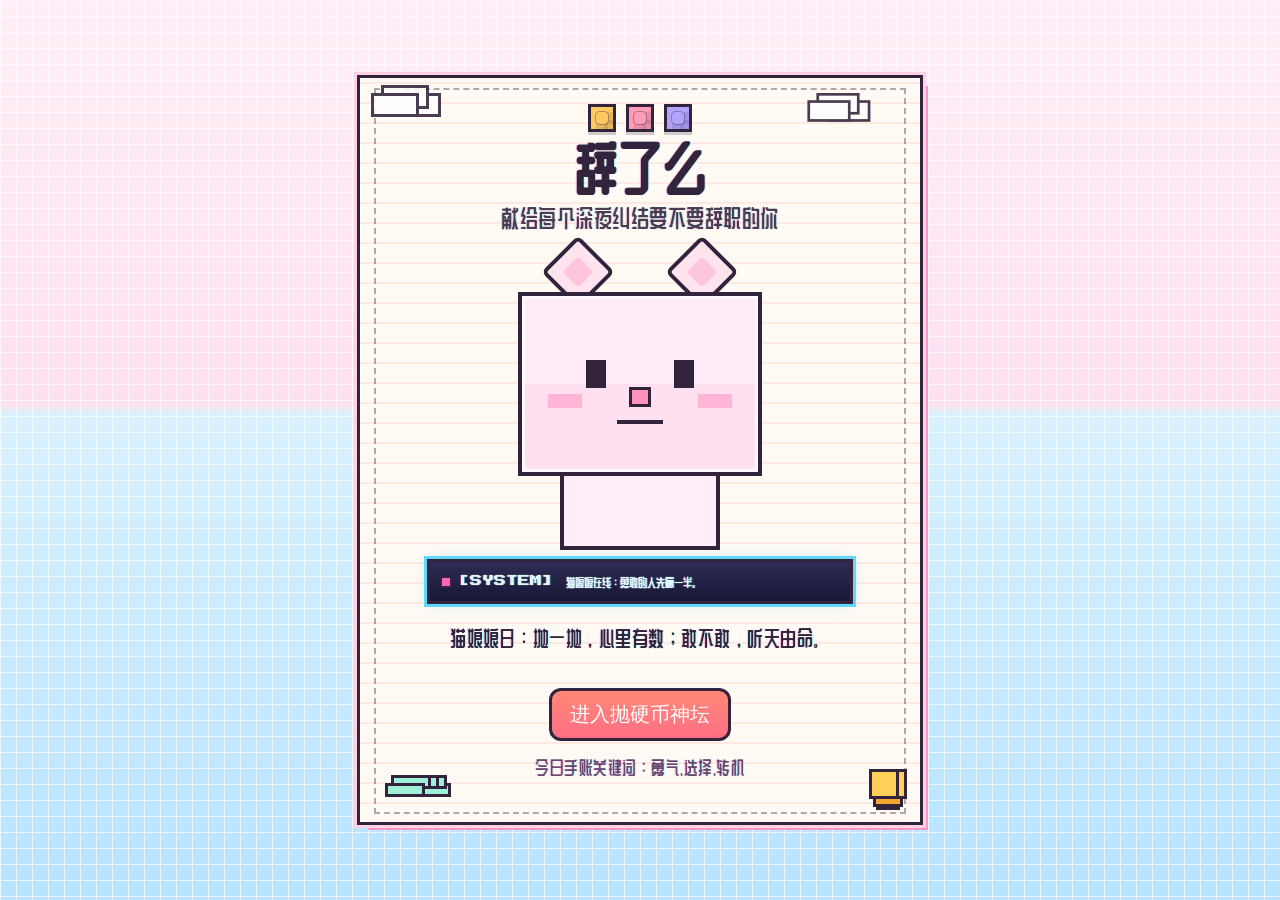
<file: index.html>
<!doctype html>
<html lang="zh-CN">
<head>
  <meta charset="UTF-8">
  <meta name="viewport" content="width=device-width, initial-scale=1.0">
  <title>辞了么 - 守护神猫娘娘</title>
  <link rel="stylesheet" href="styles.css">
</head>
<body class="page-home">
  <main class="container">
    <section class="card intro-card">
      <div class="pixel-cloud cloud-a" aria-hidden="true"></div>
      <div class="pixel-cloud cloud-b" aria-hidden="true"></div>
      <div class="sticker-row">
        <span class="bead-icon bead-star" aria-hidden="true"></span>
        <span class="bead-icon bead-heart" aria-hidden="true"></span>
        <span class="bead-icon bead-dice" aria-hidden="true"></span>
      </div>
      <h1>辞了么</h1>
      <p class="subtitle">献给每个深夜纠结要不要辞职的你</p>

      <div class="cat-wrap" aria-label="守护神拼豆形象猫娘娘">
        <div class="cat-ears">
          <span class="ear ear-left"></span>
          <span class="ear ear-right"></span>
        </div>
        <div class="cat-face">
          <span class="eye eye-left"></span>
          <span class="eye eye-right"></span>
          <span class="nose"></span>
          <span class="mouth"></span>
          <span class="blush blush-left"></span>
          <span class="blush blush-right"></span>
        </div>
        <div class="cat-body"></div>
      </div>
      <div class="pixel-bell" aria-hidden="true"></div>
      <div class="pixel-fishbone" aria-hidden="true"></div>

      <div class="pixel-dialog">[SYSTEM] 猫娘娘在线：勇敢的人先赢一半。</div>
      <p class="blessing">猫娘娘曰：抛一抛，心里有数；敢不敢，听天由命。</p>
      <a class="btn primary" href="coin.html">进入抛硬币神坛</a>
      <p class="paper-note">今日手账关键词：勇气、选择、转机</p>
    </section>
  </main>
</body>
</html>
</file>
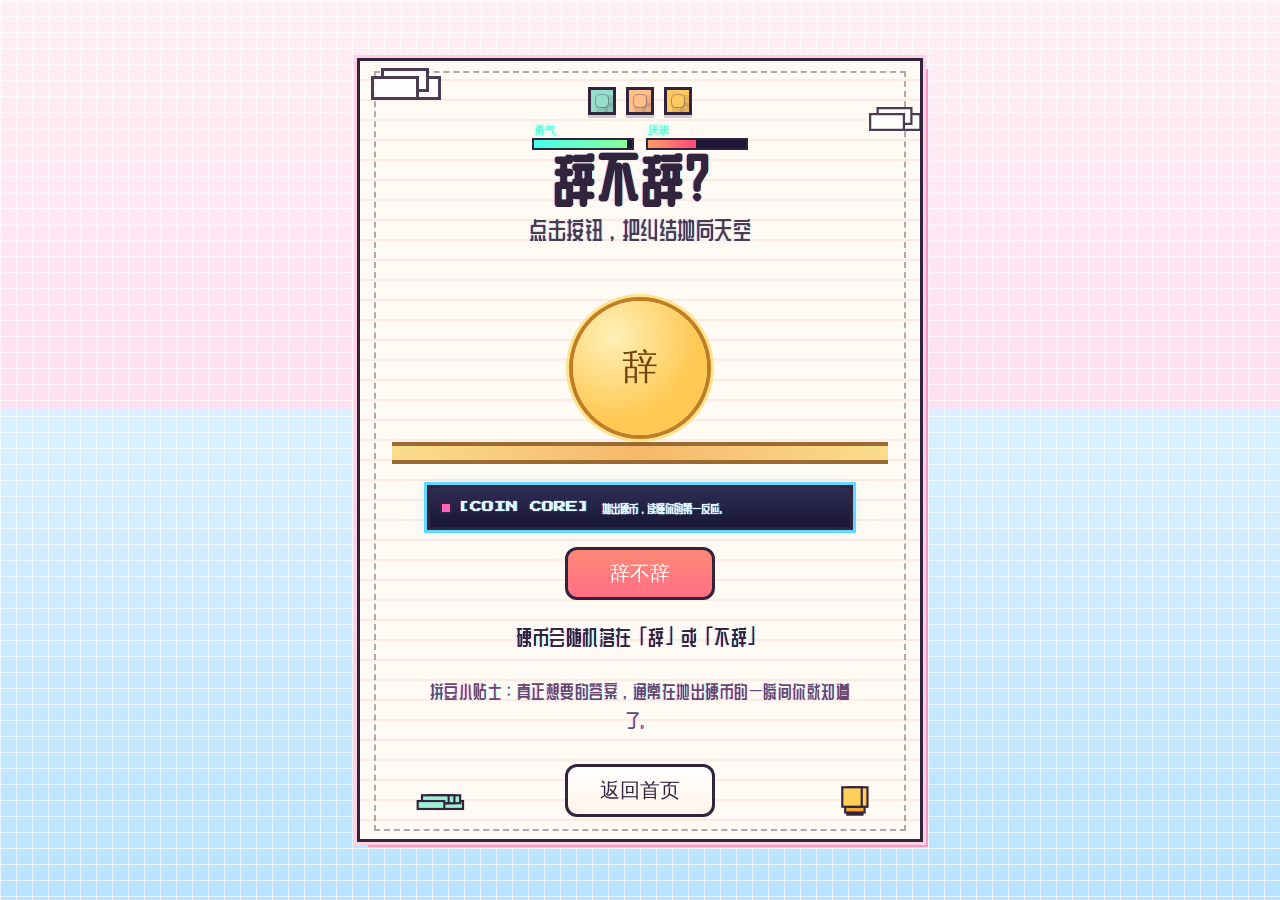
<file: coin.html>
<!doctype html>
<html lang="zh-CN">
<head>
  <meta charset="UTF-8">
  <meta name="viewport" content="width=device-width, initial-scale=1.0">
  <title>辞了么 - 抛硬币</title>
  <link rel="stylesheet" href="styles.css">
</head>
<body class="page-coin">
  <main class="container">
    <section class="card coin-card">
      <div class="pixel-cloud cloud-a" aria-hidden="true"></div>
      <div class="pixel-cloud cloud-c" aria-hidden="true"></div>
      <div class="sticker-row">
        <span class="bead-icon bead-spark" aria-hidden="true"></span>
        <span class="bead-icon bead-coin" aria-hidden="true"></span>
        <span class="bead-icon bead-star" aria-hidden="true"></span>
      </div>
      <div class="hud">
        <div class="hud-item">
          <span class="hud-label">勇气</span>
          <div class="hud-bar"><span class="hud-fill" id="hudCourage"></span></div>
        </div>
        <div class="hud-item">
          <span class="hud-label">厌班</span>
          <div class="hud-bar"><span class="hud-fill hud-burn" id="hudBurnout"></span></div>
        </div>
      </div>
      <h1>辞不辞？</h1>
      <p class="subtitle">点击按钮，把纠结抛向天空</p>

      <div class="coin-stage">
        <div class="coin" id="coin" aria-label="决定命运的硬币">
          <div class="coin-face front">辞</div>
          <div class="coin-face back">不辞</div>
          <div class="coin-edge"></div>
          <div class="coin-particles" id="coinParticles" aria-hidden="true">
            <span class="particle p1"></span>
            <span class="particle p2"></span>
            <span class="particle p3"></span>
            <span class="particle p4"></span>
            <span class="particle p5"></span>
          </div>
        </div>
      </div>
      <div class="pixel-fishbone mini" aria-hidden="true"></div>
      <div class="pixel-bell mini" aria-hidden="true"></div>

      <div class="pixel-dialog">[COIN CORE] 抛出硬币，读懂你的第一反应。</div>
      <button class="btn primary" id="flipBtn" type="button">辞不辞</button>
      <p class="tip">硬币会随机落在「辞」或「不辞」</p>
      <p class="paper-note">拼豆小贴士：真正想要的答案，通常在抛出硬币的一瞬间你就知道了。</p>
      <a class="btn ghost" href="index.html">返回首页</a>
    </section>
  </main>
  <script src="app.js"></script>
</body>
</html>
</file>
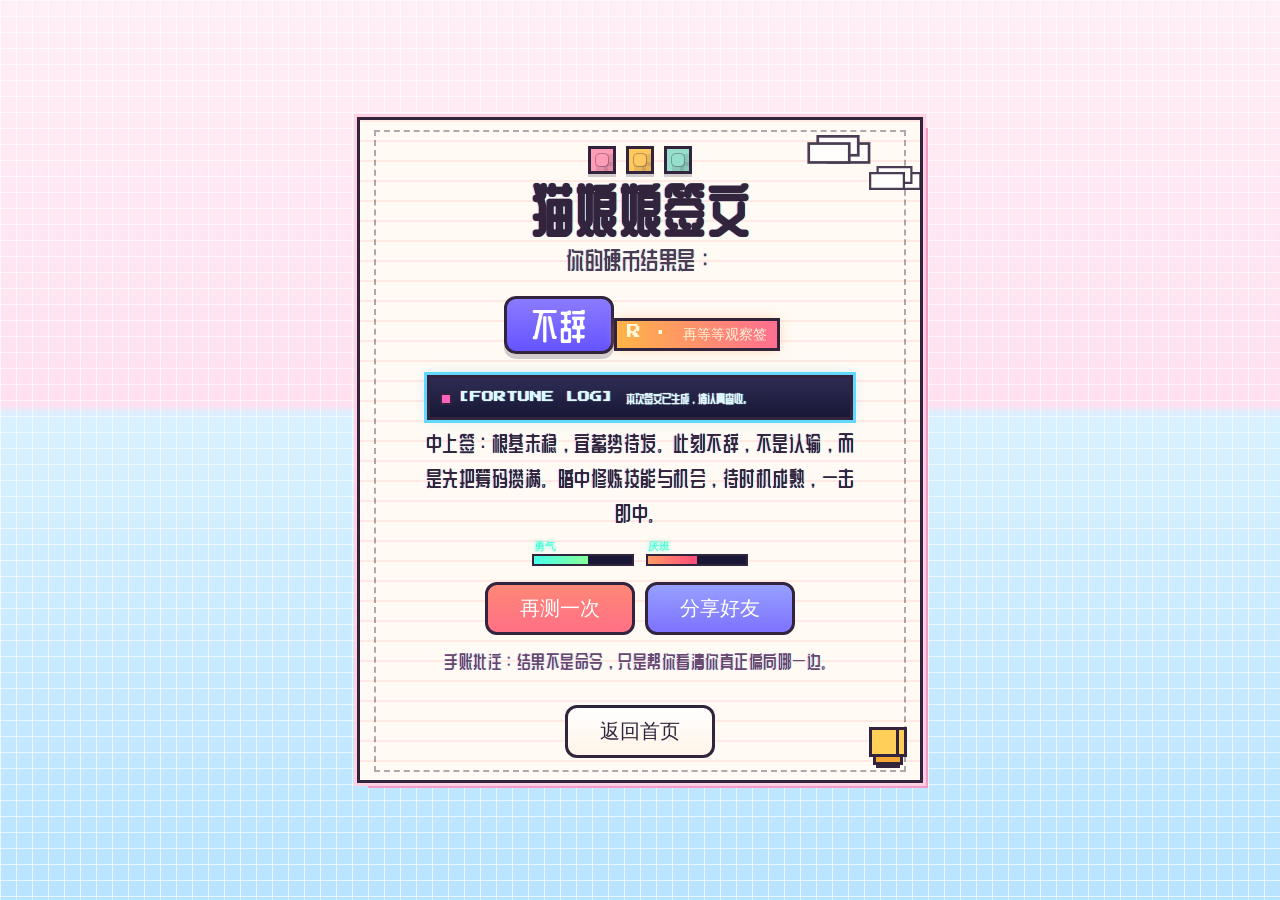
<file: result.html>
<!doctype html>
<html lang="zh-CN">
<head>
  <meta charset="UTF-8">
  <meta name="viewport" content="width=device-width, initial-scale=1.0">
  <title>辞了么 - 结果签文</title>
  <link rel="stylesheet" href="styles.css">
</head>
<body class="page-result">
  <main class="container">
    <section class="card result-card">
      <div class="pixel-cloud cloud-b" aria-hidden="true"></div>
      <div class="pixel-cloud cloud-c" aria-hidden="true"></div>
      <div class="sticker-row">
        <span class="bead-icon bead-heart" aria-hidden="true"></span>
        <span class="bead-icon bead-star" aria-hidden="true"></span>
        <span class="bead-icon bead-spark" aria-hidden="true"></span>
      </div>
      <h1>猫娘娘签文</h1>
      <p class="subtitle">你的硬币结果是：</p>

      <p class="result-badge" id="resultBadge">--</p>
      <p class="grade-badge" id="gradeBadge">--</p>
      <div class="pixel-dialog">[FORTUNE LOG] 本次签文已生成，请认真查收。</div>
      <p class="fortune" id="fortuneText">签文加载中...</p>

      <div class="hud">
        <div class="hud-item">
          <span class="hud-label">勇气</span>
          <div class="hud-bar"><span class="hud-fill" id="hudCourageResult"></span></div>
        </div>
        <div class="hud-item">
          <span class="hud-label">厌班</span>
          <div class="hud-bar"><span class="hud-fill hud-burn" id="hudBurnoutResult"></span></div>
        </div>
      </div>

      <div class="btn-row">
        <a class="btn primary" href="coin.html">再测一次</a>
        <button class="btn secondary" id="shareBtn" type="button">分享好友</button>
      </div>

      <p class="paper-note">手账批注：结果不是命令，只是帮你看清你真正偏向哪一边。</p>
      <div class="pixel-bell" aria-hidden="true"></div>
      <a class="btn ghost" href="index.html">返回首页</a>
    </section>
  </main>
  <script src="app.js"></script>
</body>
</html>
</file>
<file: styles.css>
@import url("https://fonts.googleapis.com/css2?family=Press+Start+2P&family=ZCOOL+QingKe+HuangYou&display=swap");

:root {
  --ink: #32243d;
  --paper: #fffaf4;
  --paper-line: #ffd8d1;
  --bead-pink: #ff9cb6;
  --bead-peach: #ffbf8a;
  --bead-lilac: #b2a3ff;
  --bead-mint: #96dfcc;
  --bead-gold: #ffc95f;
}

* {
  box-sizing: border-box;
}

body {
  margin: 0;
  min-height: 100vh;
  color: var(--ink);
  font-family: "ZCOOL QingKe HuangYou", "Microsoft YaHei", sans-serif;
  image-rendering: pixelated;
  background-color: #fde6f0;
  background-image:
    linear-gradient(90deg, rgba(255, 255, 255, 0.65) 1px, transparent 1px),
    linear-gradient(rgba(255, 255, 255, 0.65) 1px, transparent 1px),
    linear-gradient(180deg, #ffeff6 0, #ffe0f0 45%, #d9f1ff 46%, #b8e3ff 100%);
  background-size: 16px 16px, 16px 16px, 100% 100%;
}

.container {
  min-height: 100vh;
  display: grid;
  place-items: center;
  padding: 22px;
}

.card {
  width: min(94vw, 560px);
  background-color: var(--paper);
  background-image:
    repeating-linear-gradient(
      0deg,
      transparent 0,
      transparent 18px,
      var(--paper-line) 19px,
      transparent 20px
    );
  border: 0;
  padding: 24px 22px 22px;
  text-align: center;
  position: relative;
  box-shadow:
    0 0 0 3px var(--ink),
    0 0 0 6px #ffd1e3,
    8px 8px 0 #f799c4;
}

.card::before {
  content: "";
  position: absolute;
  inset: 10px 14px 8px;
  border: 2px dashed rgba(50, 36, 61, 0.38);
  pointer-events: none;
}

h1 {
  margin: 2px 0 10px;
  font-size: clamp(38px, 7vw, 56px);
  line-height: 1;
  text-shadow: 2px 2px 0 #fff;
}

.subtitle {
  margin: 0 0 16px;
  font-size: clamp(19px, 3.8vw, 24px);
  opacity: 0.88;
}

.sticker-row {
  display: flex;
  justify-content: center;
  gap: 10px;
  margin: 2px 0 8px;
}

.bead-icon {
  width: 28px;
  height: 28px;
  border-radius: 8px;
  border: 3px solid var(--ink);
  display: inline-block;
  position: relative;
  box-shadow: 0 3px 0 rgba(50, 36, 61, 0.22);
}

.bead-icon::before {
  content: "";
  position: absolute;
  inset: 5px;
  border-radius: 4px;
  box-shadow:
    0 0 0 1px rgba(50, 36, 61, 0.35),
    8px 0 0 0 rgba(50, 36, 61, 0.12),
    0 8px 0 0 rgba(50, 36, 61, 0.12),
    8px 8px 0 0 rgba(50, 36, 61, 0.12);
}

.bead-star { background: var(--bead-gold); }
.bead-heart { background: var(--bead-pink); }
.bead-dice { background: var(--bead-lilac); }
.bead-spark { background: var(--bead-mint); }
.bead-coin { background: var(--bead-peach); }

.btn {
  display: inline-block;
  min-width: 150px;
  border: 3px solid var(--ink);
  border-radius: 12px;
  padding: 10px 18px;
  font-family: "Press Start 2P", system-ui, -apple-system, BlinkMacSystemFont, "Segoe UI", sans-serif;
  font-size: 20px;
  font-weight: 400;
  text-decoration: none;
  cursor: pointer;
  margin-top: 10px;
  transition: transform 0.14s ease;
}

.btn:hover { transform: translateY(-2px) rotate(-1deg); }
.btn:active { transform: translateY(0); }

.btn.primary {
  color: #fff;
  background: linear-gradient(180deg, #ff8876, #ff6f86);
}

.btn.secondary {
  color: #fff;
  background: linear-gradient(180deg, #96a0ff, #7f72ff);
}

.btn.ghost {
  color: var(--ink);
  background: linear-gradient(180deg, #fff 0%, #fff4e8 100%);
}

.cat-wrap {
  width: 236px;
  margin: 2px auto 16px;
  position: relative;
  image-rendering: pixelated;
}

.cat-ears {
  position: relative;
  height: 52px;
}

.ear {
  position: absolute;
  width: 52px;
  height: 52px;
  top: 0;
  background: #ffe4ef;
  border: 4px solid var(--ink);
  transform: rotate(45deg);
  border-radius: 6px;
}

.ear::after {
  content: "";
  position: absolute;
  inset: 11px;
  background: #ffc6db;
  border-radius: 4px;
}

.ear-left { left: 30px; }
.ear-right { right: 30px; }

.cat-face {
  position: relative;
  width: 236px;
  height: 176px;
  background: #ffeef7;
  border: 0;
  margin-top: -2px;
  box-shadow:
    0 0 0 4px var(--ink),
    inset 0 0 0 3px #fff8fc;
  background-image:
    linear-gradient(#ffeaf5 50%, #ffe0f1 50%),
    linear-gradient(90deg, rgba(255, 255, 255, 0.4) 1px, transparent 1px);
  background-size: 100% 100%, 6px 6px;
}

.eye {
  position: absolute;
  top: 64px;
  width: 20px;
  height: 28px;
  background: var(--ink);
}

.eye-left { left: 64px; }
.eye-right { right: 64px; }

.nose {
  position: absolute;
  top: 94px;
  left: 50%;
  width: 16px;
  height: 14px;
  background: #ff93b9;
  transform: translateX(-50%);
  box-shadow:
    0 0 0 3px var(--ink),
    3px 3px 0 rgba(255, 160, 196, 0.7);
}

.mouth {
  position: absolute;
  top: 112px;
  left: 50%;
  width: 46px;
  height: 16px;
  transform: translateX(-50%);
  border-bottom: 4px solid var(--ink);
}

.blush {
  position: absolute;
  top: 98px;
  width: 34px;
  height: 14px;
  background: rgba(255, 129, 178, 0.45);
}

.blush-left { left: 26px; }
.blush-right { right: 26px; }

.cat-body {
  width: 152px;
  height: 82px;
  margin: -8px auto 0;
  border: 0;
  background: #ffeef7;
  box-shadow:
    0 -4px 0 var(--ink),
    0 0 0 4px var(--ink);
}

.blessing,
.tip,
.fortune,
.paper-note {
  margin-left: auto;
  margin-right: auto;
  line-height: 1.65;
}

.blessing,
.tip,
.fortune { font-size: 21px; }

.paper-note {
  font-size: 18px;
  max-width: 430px;
  color: #694770;
  margin-top: 12px;
}

.coin-stage {
  height: 220px;
  perspective: 1100px;
  display: grid;
  place-items: center;
  margin-top: 2px;
  position: relative;
}

.coin-stage::before {
  content: "";
  position: absolute;
  inset: auto 10px 18px;
  height: 14px;
  background:
    linear-gradient(90deg, #f9dd8a 0, #f6b86b 50%, #f9dd8a 100%);
  box-shadow:
    0 -4px 0 #9b6a32,
    0 4px 0 #9b6a32;
}

.coin {
  width: 134px;
  height: 134px;
  position: relative;
  transform-style: preserve-3d;
  transform: translateY(0) rotateX(0deg);
  transition: transform 2.2s cubic-bezier(.2, .75, .16, 1);
}

.coin-particles {
  position: absolute;
  inset: -10px;
  pointer-events: none;
}

.particle {
  position: absolute;
  width: 6px;
  height: 6px;
  background: #fffb9c;
  box-shadow:
    0 0 0 2px #f8e36a,
    0 0 10px rgba(255, 252, 150, 0.9);
  opacity: 0;
}

.p1 { top: 0; left: 50%; }
.p2 { top: 20%; right: 0; }
.p3 { bottom: 0; right: 20%; }
.p4 { bottom: 10%; left: 0; }
.p5 { top: 20%; left: 10%; }

.coin-particles.burst .particle {
  animation: burst 0.5s ease-out forwards;
}

@keyframes burst {
  0% { transform: translate(0, 0) scale(1); opacity: 1; }
  100% { transform: translate(var(--dx, 0), var(--dy, -40px)) scale(0.6); opacity: 0; }
}

.coin-face {
  position: absolute;
  inset: 0;
  border-radius: 50%;
  border: 0;
  display: grid;
  place-items: center;
  font-family: "Press Start 2P", system-ui, -apple-system, BlinkMacSystemFont, "Segoe UI", sans-serif;
  font-size: 36px;
  color: #74420c;
  backface-visibility: hidden;
  box-shadow:
    0 0 0 4px #c17d26,
    0 0 0 7px #ffe38a,
    0 6px 0 rgba(50, 36, 61, 0.3);
  background:
    radial-gradient(circle at 30% 26%, #fff0b8, #ffc953 62%),
    linear-gradient(90deg, rgba(255, 255, 255, 0.2), transparent);
}

.coin-face.back { transform: rotateX(180deg); }

.coin-edge {
  position: absolute;
  top: 50%;
  left: 50%;
  width: 134px;
  height: 134px;
  border-radius: 50%;
  border: 3px solid rgba(170, 113, 41, 0.9);
  transform: translate(-50%, -50%) rotateY(90deg);
}

.coin.flip-quit { transform: translateY(-160px) rotateX(1980deg); }
.coin.flip-stay { transform: translateY(-160px) rotateX(2160deg); }

.result-badge {
  margin: 8px auto 14px;
  display: inline-block;
  min-width: 100px;
  font-size: 36px;
  color: #fff;
  padding: 8px 24px;
  border-radius: 12px;
  border: 3px solid var(--ink);
  background: linear-gradient(180deg, #ff8e72, #ff5f3f);
  box-shadow: 0 5px 0 rgba(50, 36, 61, 0.22);
}

.result-badge.stay {
  background: linear-gradient(180deg, #8b7bff, #6554ff);
}

.grade-badge {
  margin: 0 auto 6px;
  padding: 4px 10px;
  display: inline-block;
  font-size: 14px;
  font-family: "Press Start 2P", system-ui, -apple-system, BlinkMacSystemFont, "Segoe UI", sans-serif;
  color: #fff9da;
  background: linear-gradient(90deg, #ffb347, #ff6f91);
  box-shadow:
    0 0 0 3px #32243d,
    0 0 12px rgba(255, 167, 85, 0.7);
}

.fortune {
  max-width: 440px;
  margin-top: 4px;
  margin-bottom: 4px;
}

.btn-row {
  display: flex;
  justify-content: center;
  gap: 10px;
  flex-wrap: wrap;
  margin-top: 8px;
}

.hud {
  display: flex;
  justify-content: center;
  gap: 16px;
  margin: 8px auto 4px;
}

.hud-item {
  display: flex;
  flex-direction: column;
  align-items: flex-start;
  min-width: 98px;
}

.hud-label {
  font-size: 11px;
  font-family: "Press Start 2P", system-ui, -apple-system, BlinkMacSystemFont, "Segoe UI", sans-serif;
  color: #2effd3;
  text-shadow:
    0 0 4px rgba(46, 255, 211, 0.9);
  margin-bottom: 2px;
}

.hud-bar {
  width: 100%;
  height: 8px;
  background: #191735;
  box-shadow: 0 0 0 2px #32243d;
  overflow: hidden;
}

.hud-fill {
  display: block;
  height: 100%;
  width: 0;
  background: linear-gradient(90deg, #46ffea, #88ff9b);
  transition: width 0.6s ease-out;
}

.hud-fill.hud-burn {
  background: linear-gradient(90deg, #ff9b64, #ff4b7a);
}

@media (max-width: 520px) {
  .card { padding: 20px 16px 18px; }
  .subtitle { font-size: 20px; }
  .blessing, .tip, .fortune { font-size: 18px; }
  .paper-note { font-size: 16px; }
  .btn { font-size: 18px; }
}

/* Cyberpunk pixel upgrades */
h1,
.subtitle,
.blessing,
.tip,
.fortune,
.paper-note,
.pixel-dialog {
  text-shadow:
    0 0 1px #fff,
    1px 0 0 rgba(66, 255, 255, 0.45),
    -1px 0 0 rgba(255, 78, 176, 0.35);
}

h1 {
  letter-spacing: 1px;
}

.subtitle,
.blessing,
.tip,
.fortune,
.paper-note {
  letter-spacing: 0.5px;
}

.sticker-row .bead-icon {
  border-radius: 0;
}

.pixel-cloud {
  position: absolute;
  width: 42px;
  height: 18px;
  background: #ffffff;
  top: 18px;
  box-shadow:
    0 0 0 3px #32243d,
    10px -8px 0 0 #ffffff,
    10px -8px 0 3px #32243d,
    22px 0 0 0 #ffffff,
    22px 0 0 3px #32243d;
  opacity: 0.88;
}

.cloud-a { left: 14px; }
.cloud-b { right: 70px; top: 24px; transform: scale(0.9); }
.cloud-c { right: 12px; top: 52px; transform: scale(0.75); }

.pixel-bell,
.pixel-fishbone {
  position: absolute;
  width: 24px;
  height: 24px;
}

.pixel-bell {
  right: 24px;
  bottom: 26px;
  background: #ffcf57;
  box-shadow:
    0 0 0 3px #32243d,
    8px 0 0 #ffcf57,
    8px 0 0 3px #32243d,
    4px 8px 0 #f5a734,
    4px 8px 0 3px #32243d,
    4px 14px 0 #32243d;
}

.pixel-fishbone {
  left: 28px;
  bottom: 28px;
  width: 34px;
  height: 8px;
  background: #9ef0d6;
  box-shadow:
    0 0 0 3px #32243d,
    6px -8px 0 #9ef0d6,
    6px -8px 0 3px #32243d,
    14px -8px 0 #9ef0d6,
    14px -8px 0 3px #32243d,
    22px -8px 0 #9ef0d6,
    22px -8px 0 3px #32243d,
    26px 0 0 #9ef0d6,
    26px 0 0 3px #32243d;
}

.pixel-bell.mini {
  transform: scale(0.72);
  bottom: 30px;
  right: 56px;
}

.pixel-fishbone.mini {
  transform: scale(0.72);
  left: 54px;
  bottom: 30px;
}

.pixel-dialog {
  margin: 10px auto 10px;
  width: min(420px, 94%);
  padding: 10px 12px;
  font-family: "Press Start 2P", "ZCOOL QingKe HuangYou", "Microsoft YaHei", sans-serif;
  font-size: 12px;
  line-height: 1.6;
  color: #dbf9ff;
  background:
    linear-gradient(180deg, #2e2c54, #191735);
  border: 0;
  box-shadow:
    0 0 0 3px #32243d,
    0 0 0 6px #63d8ff,
    0 0 16px rgba(99, 216, 255, 0.55);
  text-align: left;
}

.pixel-dialog::before {
  content: "";
  display: inline-block;
  width: 8px;
  height: 8px;
  margin-right: 8px;
  background: #ff63be;
  box-shadow: 0 0 0 2px #32243d;
  vertical-align: middle;
}

.card {
  overflow: hidden;
}

@media (max-width: 520px) {
  .pixel-dialog {
    font-size: 10px;
    line-height: 1.5;
  }

  .pixel-bell,
  .pixel-fishbone {
    display: none;
  }
}
</file>
